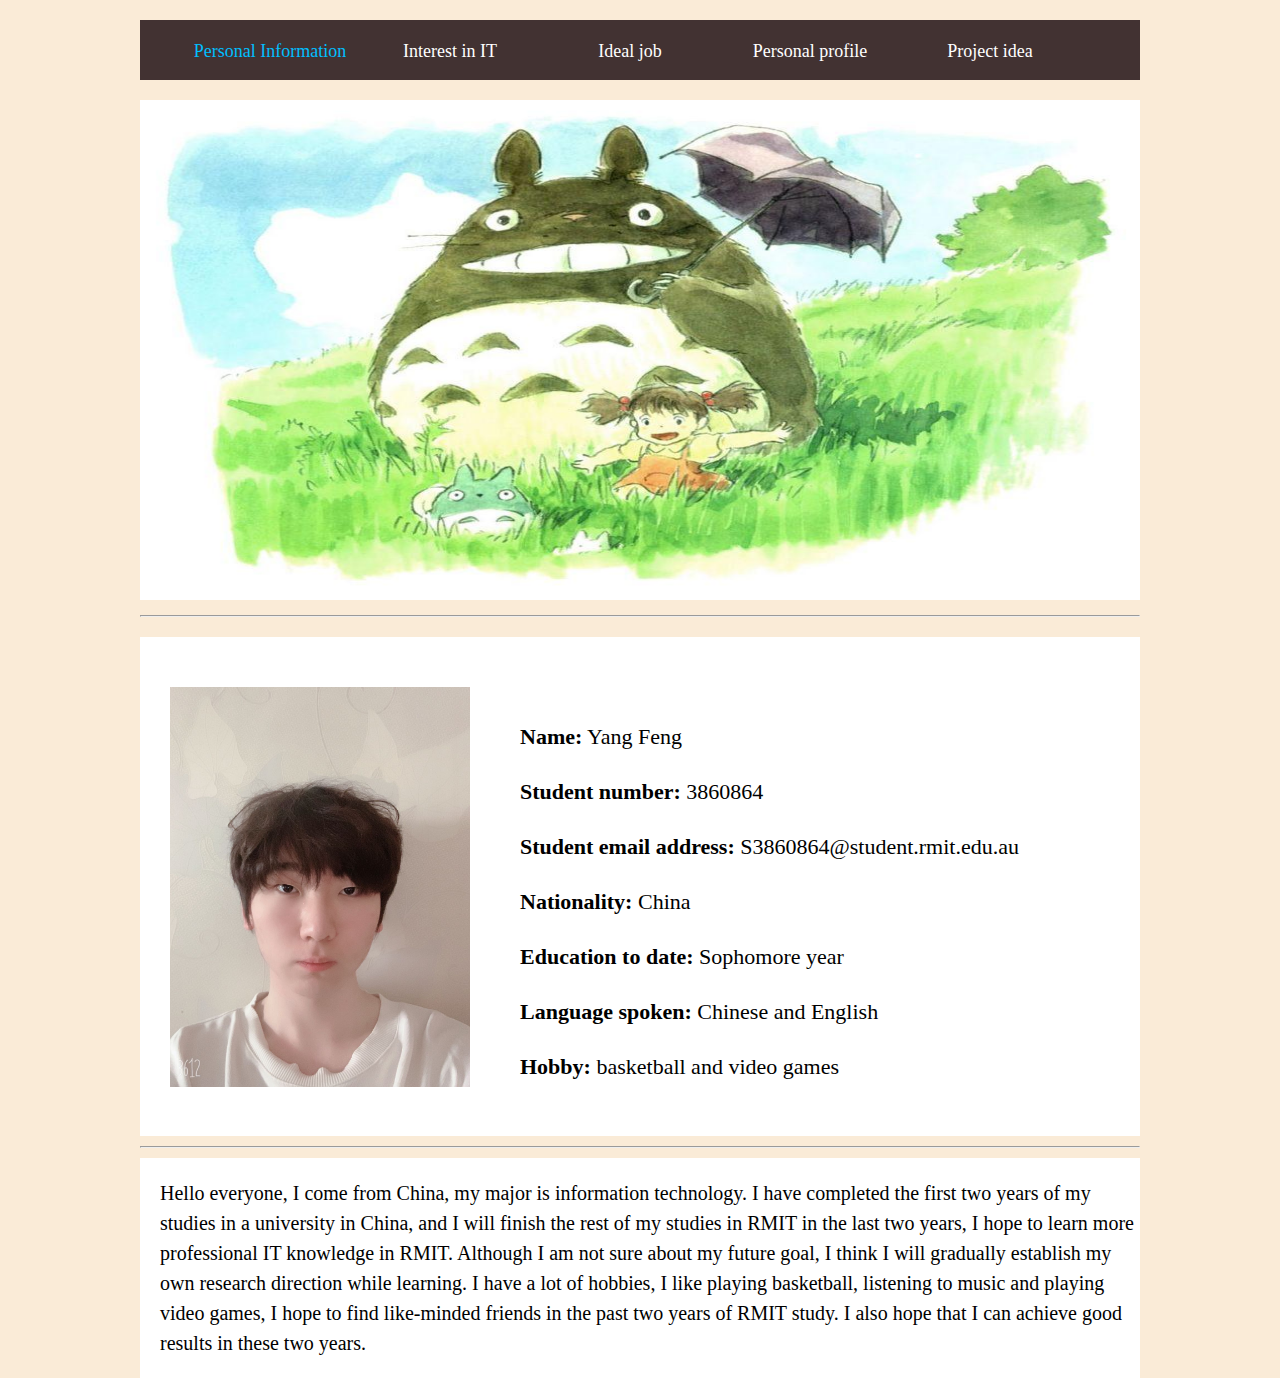
<file: index.html>
<!DOCTYPE html>
<html>
<head>
    <meta charset="utf-8" />
    <title>Personal Information</title>
    <link href="style.css" rel="stylesheet" type="text/css" />
</head>
<body>
    <div class="page">
        <div class="pi">
            <ul>
                <li><a style="color: deepskyblue;">Personal Information</a></li>
                <li><a href="Interest in IT.html">Interest in IT</a></li>
                <li><a href="Ideal job.html">Ideal job</a></li>
                <li><a href="Personal profile.html">Personal profile</a></li>
                <li><a href="Project idea.html">Project idea</a></li>
            </ul>
        </div>
        <div class="picture"><img src="./Picture 2.jpeg" width="1000" height="500"></div>
        <hr>
        <div class="content">
            <div class="pic"><img src="./My Photo.jpg"></div>
            <div class="text">
                <p>
                    <strong>Name:</strong> Yang Feng</br><strong>Student number:</strong> 3860864</br>
                    <strong>Student email address:</strong> S3860864@student.rmit.edu.au</br><strong>Nationality:</strong> China</br>
                    <strong>Education to date:</strong> Sophomore year</br><strong>Language spoken:</strong> Chinese and English</br><strong>Hobby:</strong> basketball and video games
                </p>
            </div>
        </div>
        <hr>
        <div class="content1">
            <p>
                Hello everyone, I come from China, my major is information technology. I have completed the first two years of my studies in a university in China, 
                and I will finish the rest of my studies in RMIT in the last two years, I hope to learn more professional IT knowledge in RMIT.
                Although I am not sure about my future goal, I think I will gradually establish my own research direction while learning. I have a lot of hobbies,
                I like playing basketball, listening to music and playing video games, I hope to find like-minded friends in the past two years of RMIT study. I also hope that I can achieve good results in these two years.
            </p>
        </div>
        
    </div>
</body>
</html>
</file>
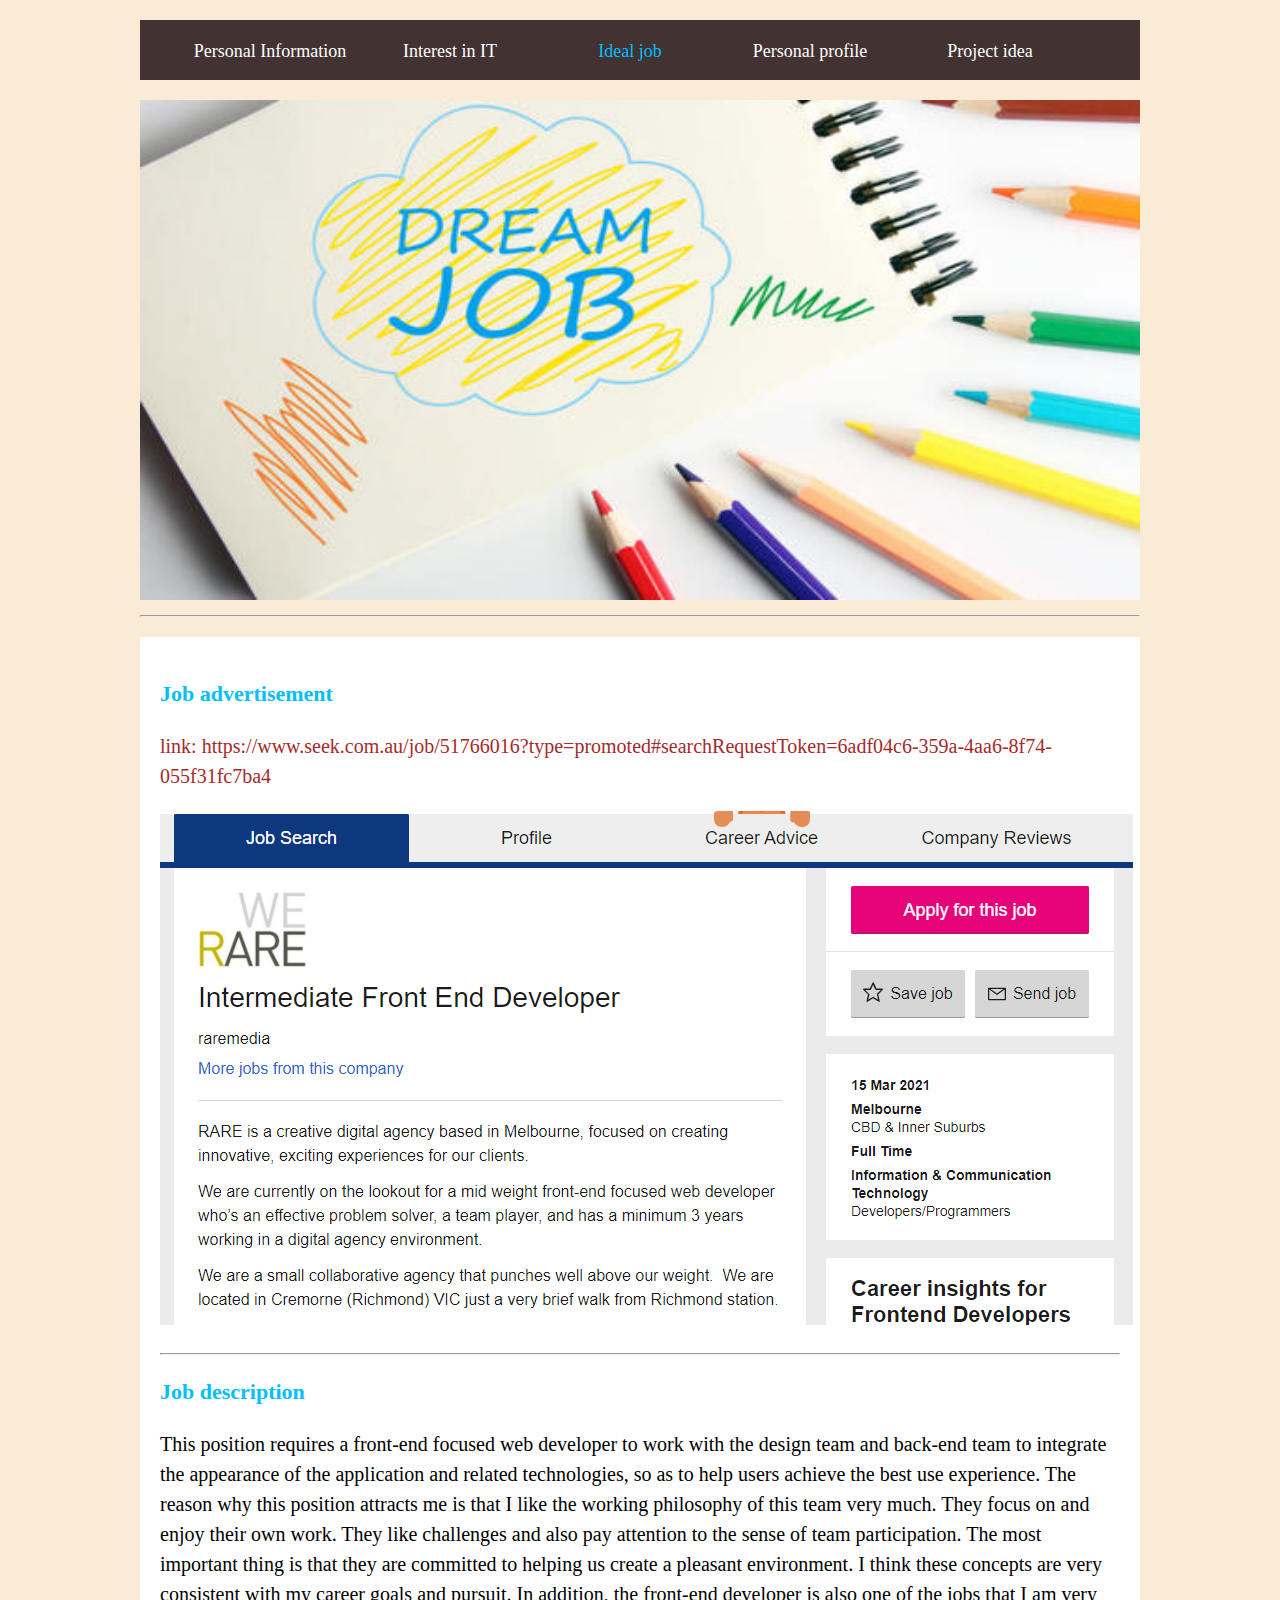
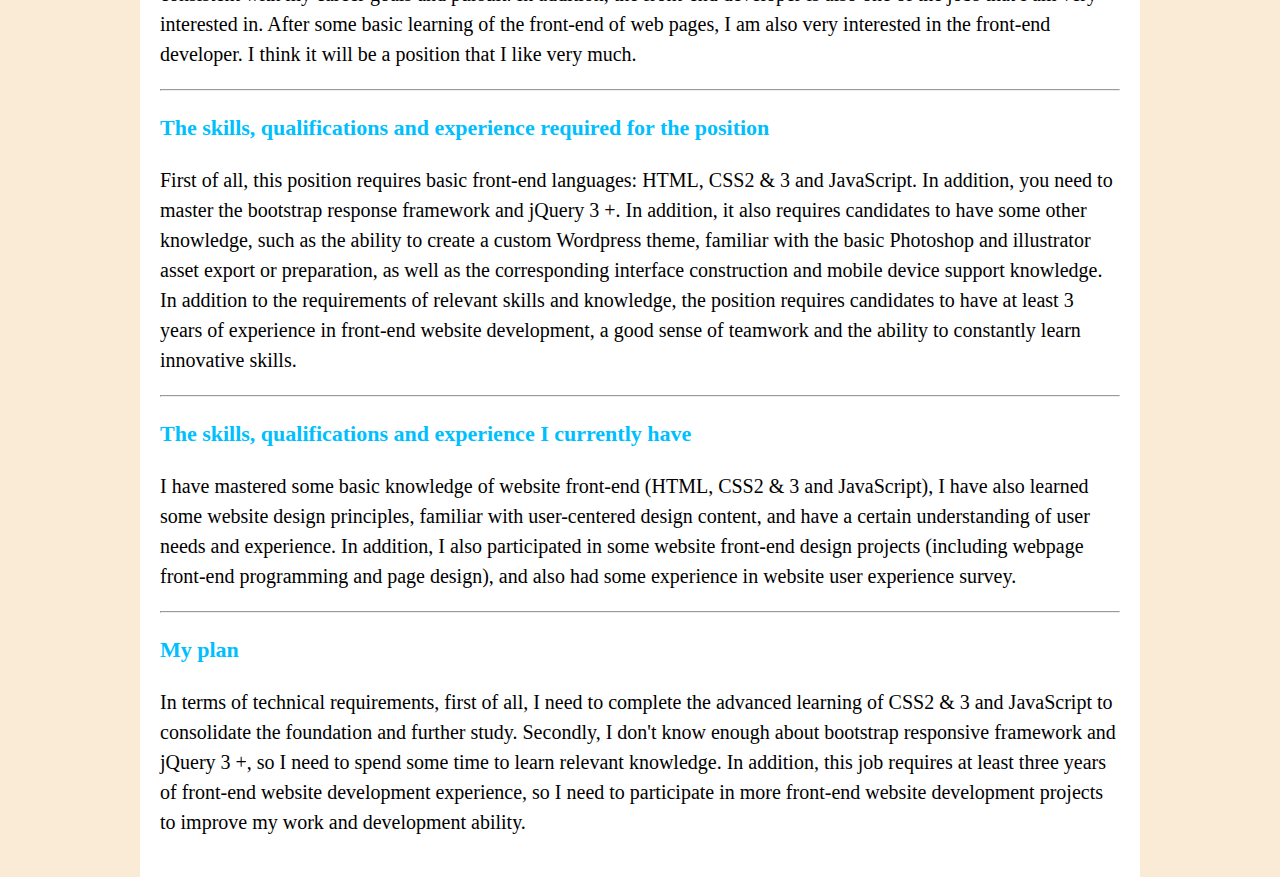
<file: Ideal job.html>
<!DOCTYPE html>
<html>
    <head>
        <meta charset="utf-8" />
        <title>Ideal job</title>
        <link href="style.css" rel="stylesheet" type="text/css" />
    </head>
    <body>
        <div class="page">
            <div class="pi">
                <ul>
                <li><a href="index.html">Personal Information</a></li>
                <li><a href="Interest in IT.html">Interest in IT</a></li>
                <li><a style="color: deepskyblue;">Ideal job</a></li>
                <li><a href="Personal profile.html">Personal profile</a></li>
                <li><a href="Project idea.html">Project idea</a></li>
                </ul>
            </div>
            <div class="picture"><img src="Picture 4.jpg" width="1000" height="500"></div>
            <hr>
            <div class="content">
                <h3>Job advertisement</h3>
                <p style="color: brown;">link: https://www.seek.com.au/job/51766016?type=promoted#searchRequestToken=6adf04c6-359a-4aa6-8f74-055f31fc7ba4<p>
                <img src="Picture 1.png">
                <hr>
                <h3>Job description</h3>
                <p>
                    This position requires a front-end focused web developer to work with the design team and back-end team to integrate 
                    the appearance of the application and related technologies, so as to help users achieve the best use experience.
                    The reason why this position attracts me is that I like the working philosophy of this team very much. They focus on and enjoy their own work. 
                    They like challenges and also pay attention to the sense of team participation. The most important thing is that they are committed to helping 
                    us create a pleasant environment. I think these concepts are very consistent with my career goals and pursuit. In addition, the front-end developer is 
                    also one of the jobs that I am very interested in. After some basic learning of the front-end of web pages, I am also very interested in the front-end developer.
                    I think it will be a position that I like very much.
                </p>
                <hr>
                <h3>The skills, qualifications and experience required for the position</h3>
                <P>
                    First of all, this position requires basic front-end languages: HTML, CSS2 & 3 and JavaScript. In addition, you need to master the bootstrap response framework and 
                    jQuery 3 +. In addition, it also requires candidates to have some other knowledge, such as the ability to create a custom Wordpress theme, familiar with the basic 
                    Photoshop and illustrator asset export or preparation, as well as the corresponding interface construction and mobile device support knowledge. In addition to the 
                    requirements of relevant skills and knowledge, the position requires candidates to have at least 3 years of experience in front-end website development, a good 
                    sense of teamwork and the ability to constantly learn innovative skills.
                </P>
                <hr>
                <h3>The skills, qualifications and experience I currently have</h3>
                <p>
                    I have mastered some basic knowledge of website front-end (HTML, CSS2 & 3 and JavaScript), I have also learned some website design principles, familiar with user-centered 
                    design content, and have a certain understanding of user needs and experience. In addition, I also participated in some website front-end design projects (including webpage 
                    front-end programming and page design), and also had some experience in website user experience survey.
                </p>
                <hr>
                <h3>My plan</h3>
                <p>
                    In terms of technical requirements, first of all, I need to complete the advanced learning of CSS2 & 3 and JavaScript to consolidate the foundation and further study. 
                    Secondly, I don't know enough about bootstrap responsive framework and jQuery 3 +, so I need to spend some time to learn relevant knowledge. In addition, this job requires 
                    at least three years of front-end website development experience, so I need to participate in more front-end website development projects to improve my work and development ability.
                </p>
            </div>
            
        </div>
        
    </body>
</html>
</file>
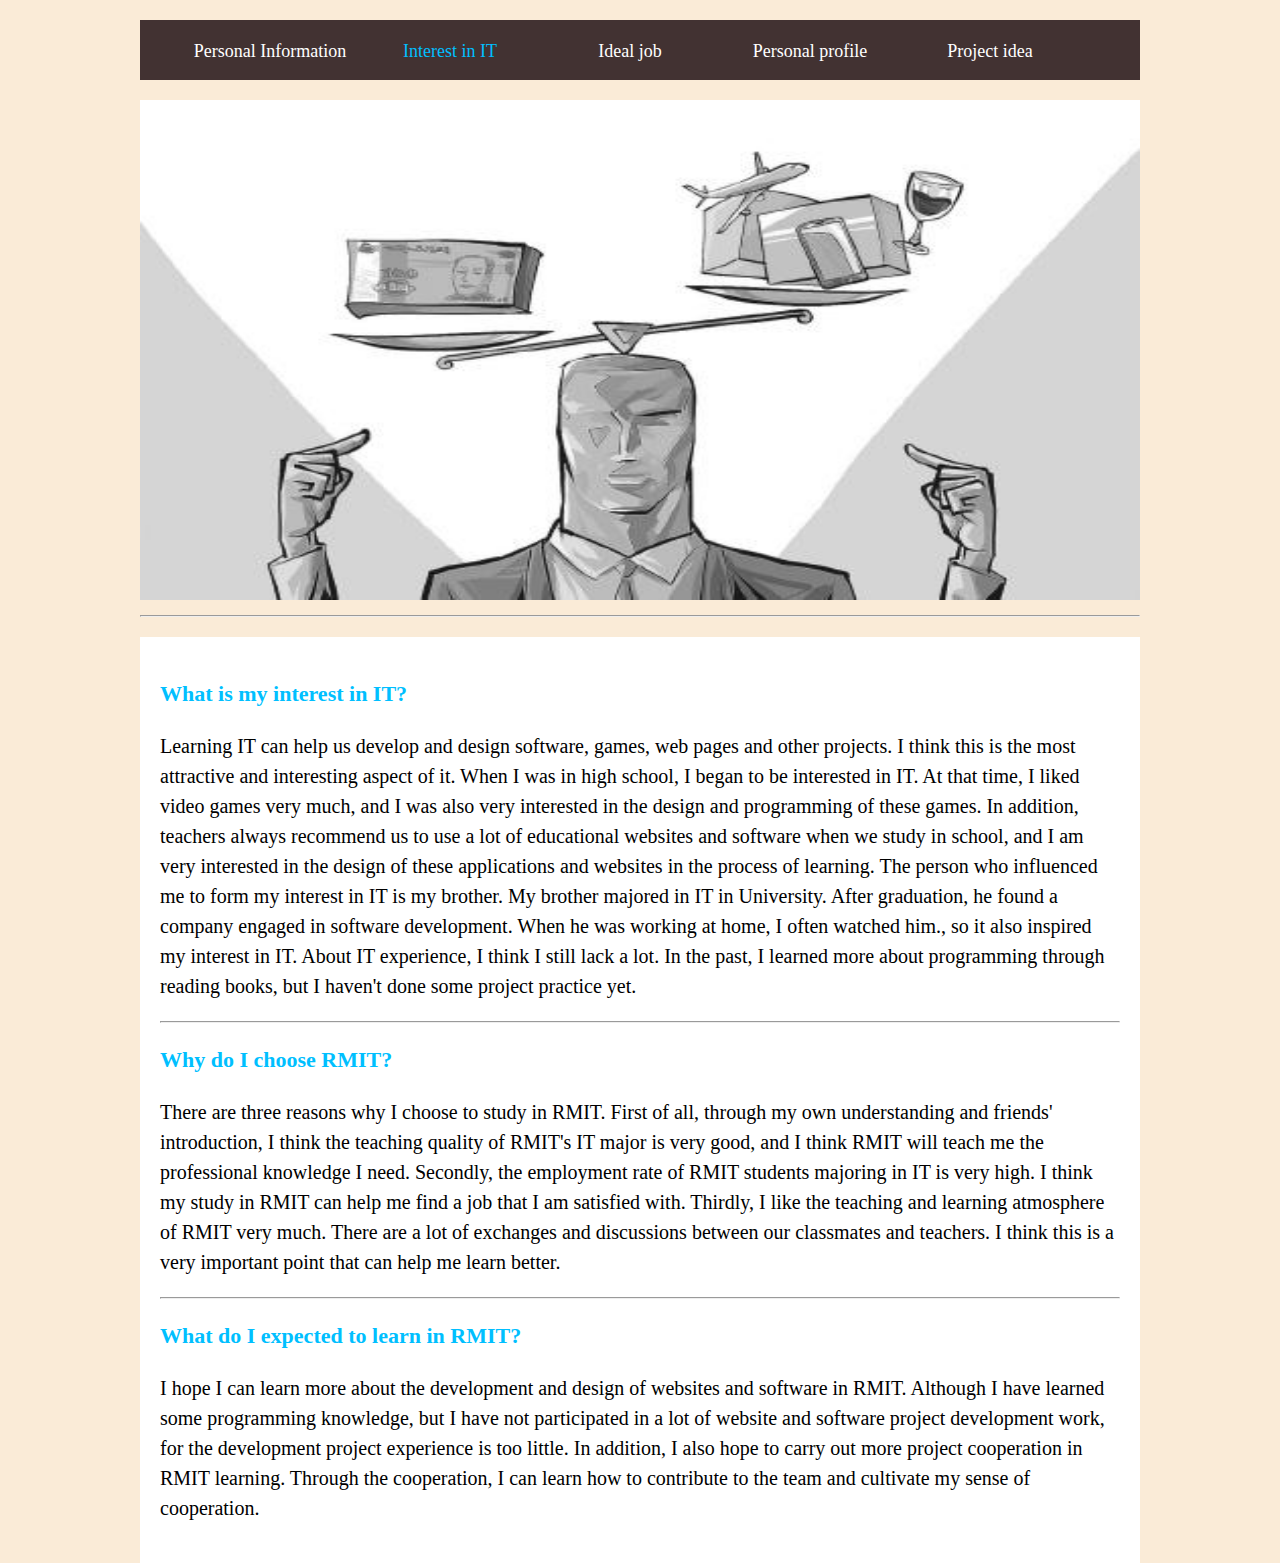
<file: Interest in IT.html>
<!DOCTYPE html>
<html>
    <head>
        <meta charset="utf-8" />
        <title>Interest in IT</title>
        <link href="style.css" rel="stylesheet" type="text/css" />
    </head>
    <body>
        <div class="page">
            <div class="pi">
                <ul>
                <li><a href="index.html">Personal Information</a></li>
                <li><a style="color: deepskyblue;">Interest in IT</a></li>
                <li><a href="Ideal job.html">Ideal job</a></li>
                <li><a href="Personal profile.html">Personal profile</a></li>
                <li><a href="Project idea.html">Project idea</a></li>
                </ul>
            </div>
            <div class="picture"><img src="./Picture 3.jpeg" width="1000" height="500"></div>
            <hr>
            <div class="content">
                <h3>What is my interest in IT?</h3>
                <p>
                    Learning IT can help us develop and design software, games, web pages and other projects. I think this is the most attractive and interesting aspect of it. 
                    When I was in high school, I began to be interested in IT. At that time, I liked video games very much, and I was also very interested in the design and programming of these games. In addition, teachers always recommend us to use a lot of educational websites and software when we study in school, and I am very interested in the design of these applications and websites in the process of learning. 
                    The person who influenced me to form my interest in IT is my brother. My brother majored in IT in University. After graduation, he found a company engaged in software development. When he was working at home, I often watched him., so it also inspired my interest in IT. 
                    About IT experience, I think I still lack a lot. In the past, I learned more about programming through reading books, but I haven't done some project practice yet.
                </p>
                <hr>
                <h3>Why do I choose RMIT?</h3>
                <p>
                    There are three reasons why I choose to study in RMIT. First of all, through my own understanding and friends' introduction, I think the teaching quality of RMIT's IT major is very good, and I think RMIT will teach me the professional knowledge I need. 
                    Secondly, the employment rate of RMIT students majoring in IT is very high. I think my study in RMIT can help me find a job that I am satisfied with. Thirdly, I like the teaching and learning atmosphere of RMIT very much. There are a lot of exchanges and discussions between our classmates and teachers. 
                    I think this is a very important point that can help me learn better.
                </p>
                <hr>
                <h3>What do I expected to learn in RMIT?</h3>
                <p>
                    I hope I can learn more about the development and design of websites and software in RMIT. Although I have learned some programming knowledge, but I have not participated in a lot of website and software project development work, for the development project experience is too little. In addition, I also hope to carry out more project cooperation in RMIT learning. Through the cooperation, I can learn how to contribute to the team and cultivate my sense of cooperation.
                </p>
            </div>
            
        </div>
        
        
    </body>
</html>
</file>
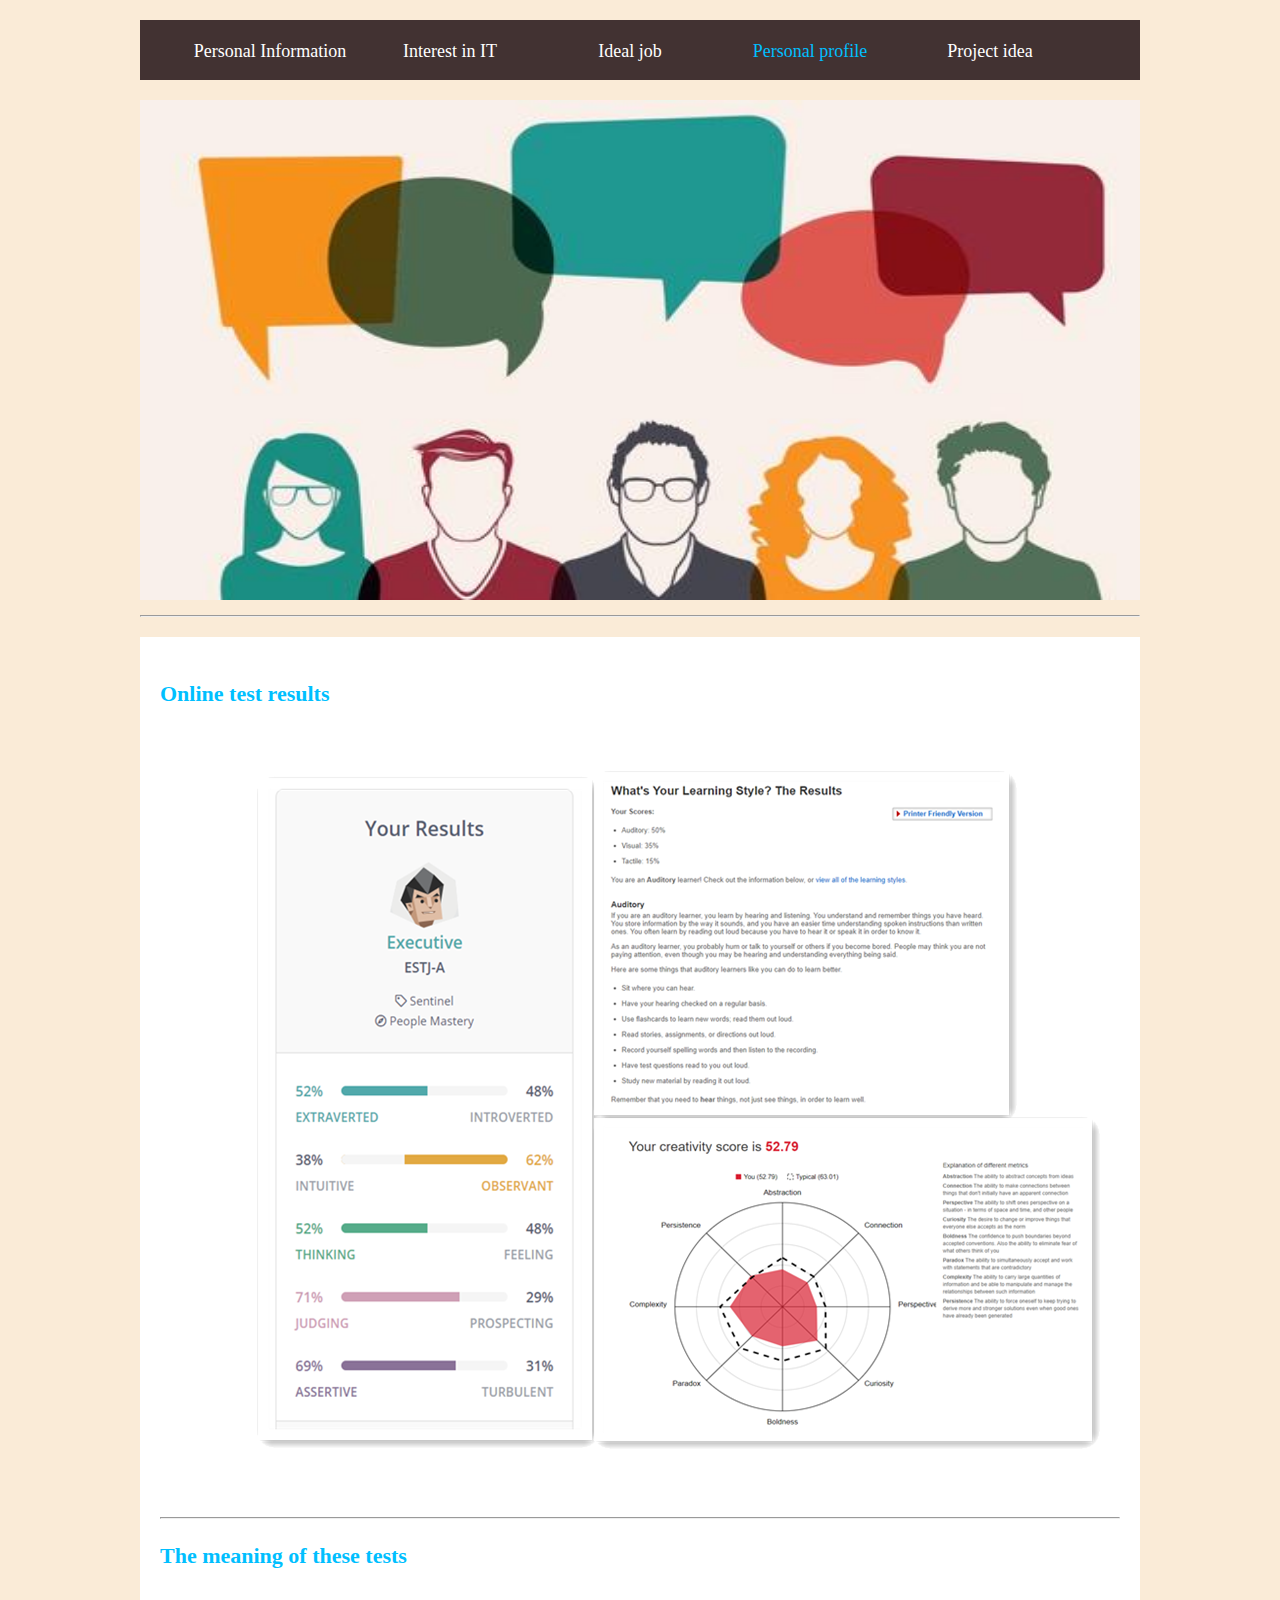
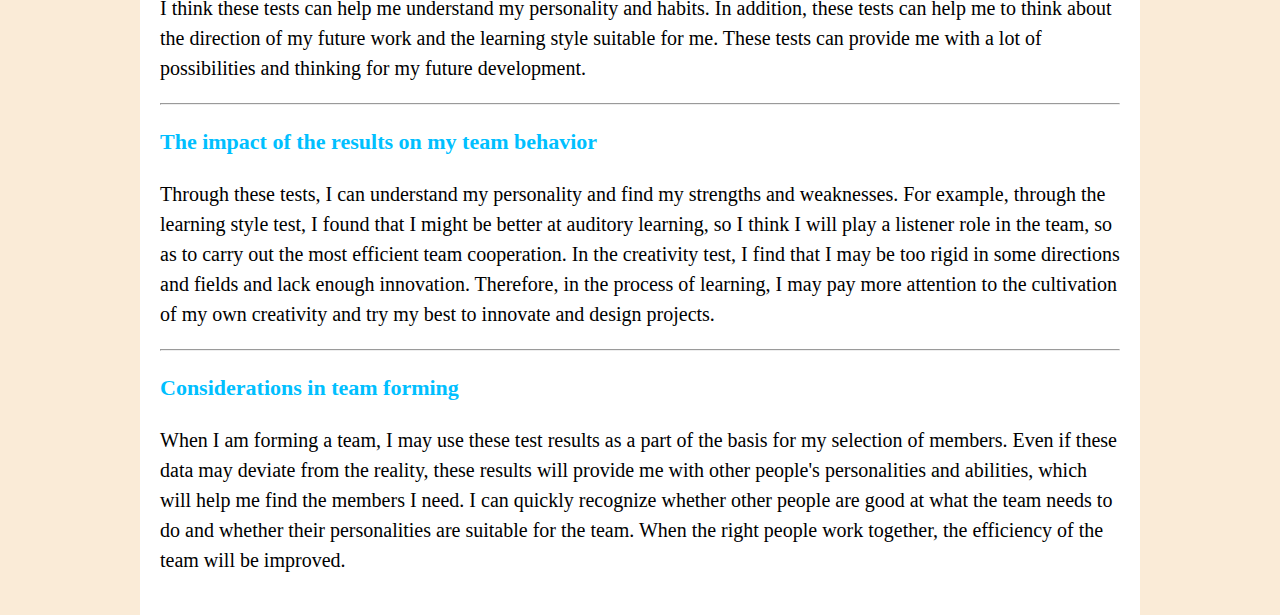
<file: Personal profile.html>
<!DOCTYPE html>
<html>
    <head>
        <meta charset="utf-8" />
        <title>Personal profile</title>
        <link href="style.css" rel="stylesheet" type="text/css" />
    </head>
    <body>
        <div class="page">
            <div class="pi">
                <ul>
                    <li><a href="index.html">Personal Information</a></li>
                    <li><a href="Interest in IT.html">Interest in IT</a></li>
                    <li><a href="Ideal job.html">Ideal job</a></li>
                    <li><a style="color: deepskyblue;">Personal profile</a></li>
                    <li><a href="Project idea.html">Project idea</a></li>
                </ul>
            </div>
            <div class="picture"><img src="./Picture 5.jpg" width="1000" height="500"></div>
            <hr>
            <div class="content">
                <h3>Online test results</h3>
                <img src="./Picture 10.png">
                <hr>
                <h3>The meaning of these tests</h3>
                <p> 
                    I think these tests can help me understand my personality and habits. 
                    In addition, these tests can help me to think about the direction of my future work and the learning style suitable for me. 
                    These tests can provide me with a lot of possibilities and thinking for my future development.
                </p> 
                <hr>
                <h3>The impact of the results on my team behavior</h3>
                <p> 
                    Through these tests, I can understand my personality and find my strengths and weaknesses. 
                    For example, through the learning style test, I found that I might be better at auditory learning, 
                    so I think I will play a listener role in the team, so as to carry out the most efficient team cooperation.
                    In the creativity test, I find that I may be too rigid in some directions and fields and lack enough innovation. 
                    Therefore, in the process of learning, I may pay more attention to the cultivation of my own creativity and try my best to innovate and design projects.
                </p> 
                <hr>
                <h3>Considerations in team forming</h3>
                <p> 
                    When I am forming a team, I may use these test results as a part of the basis for my selection of members. 
                    Even if these data may deviate from the reality, these results will provide me with other people's personalities and abilities, 
                    which will help me find the members I need. I can quickly recognize whether other people are good at what the team needs to do and whether their personalities are suitable for the team. 
                    When the right people work together, the efficiency of the team will be improved. 
                </p>
            </div>
            
        </div>
        
        
    </body>
</html>
</file>
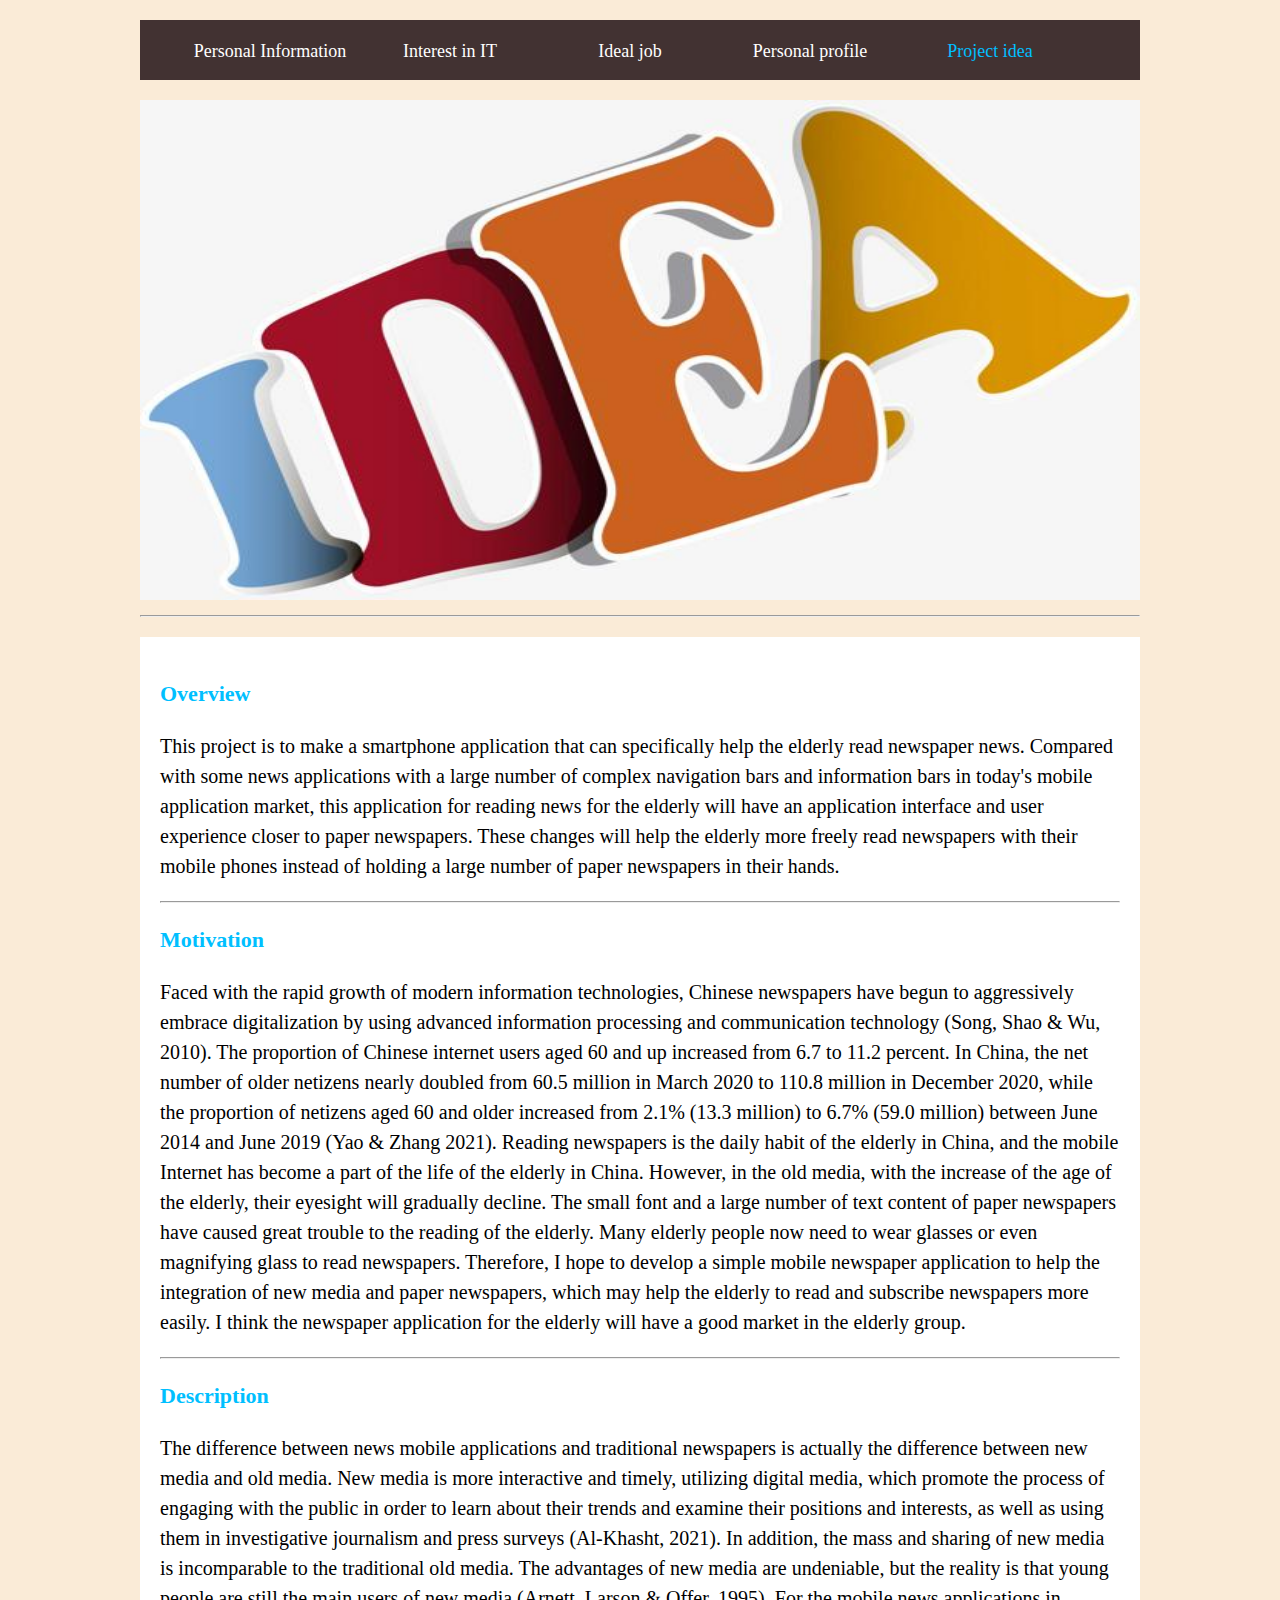
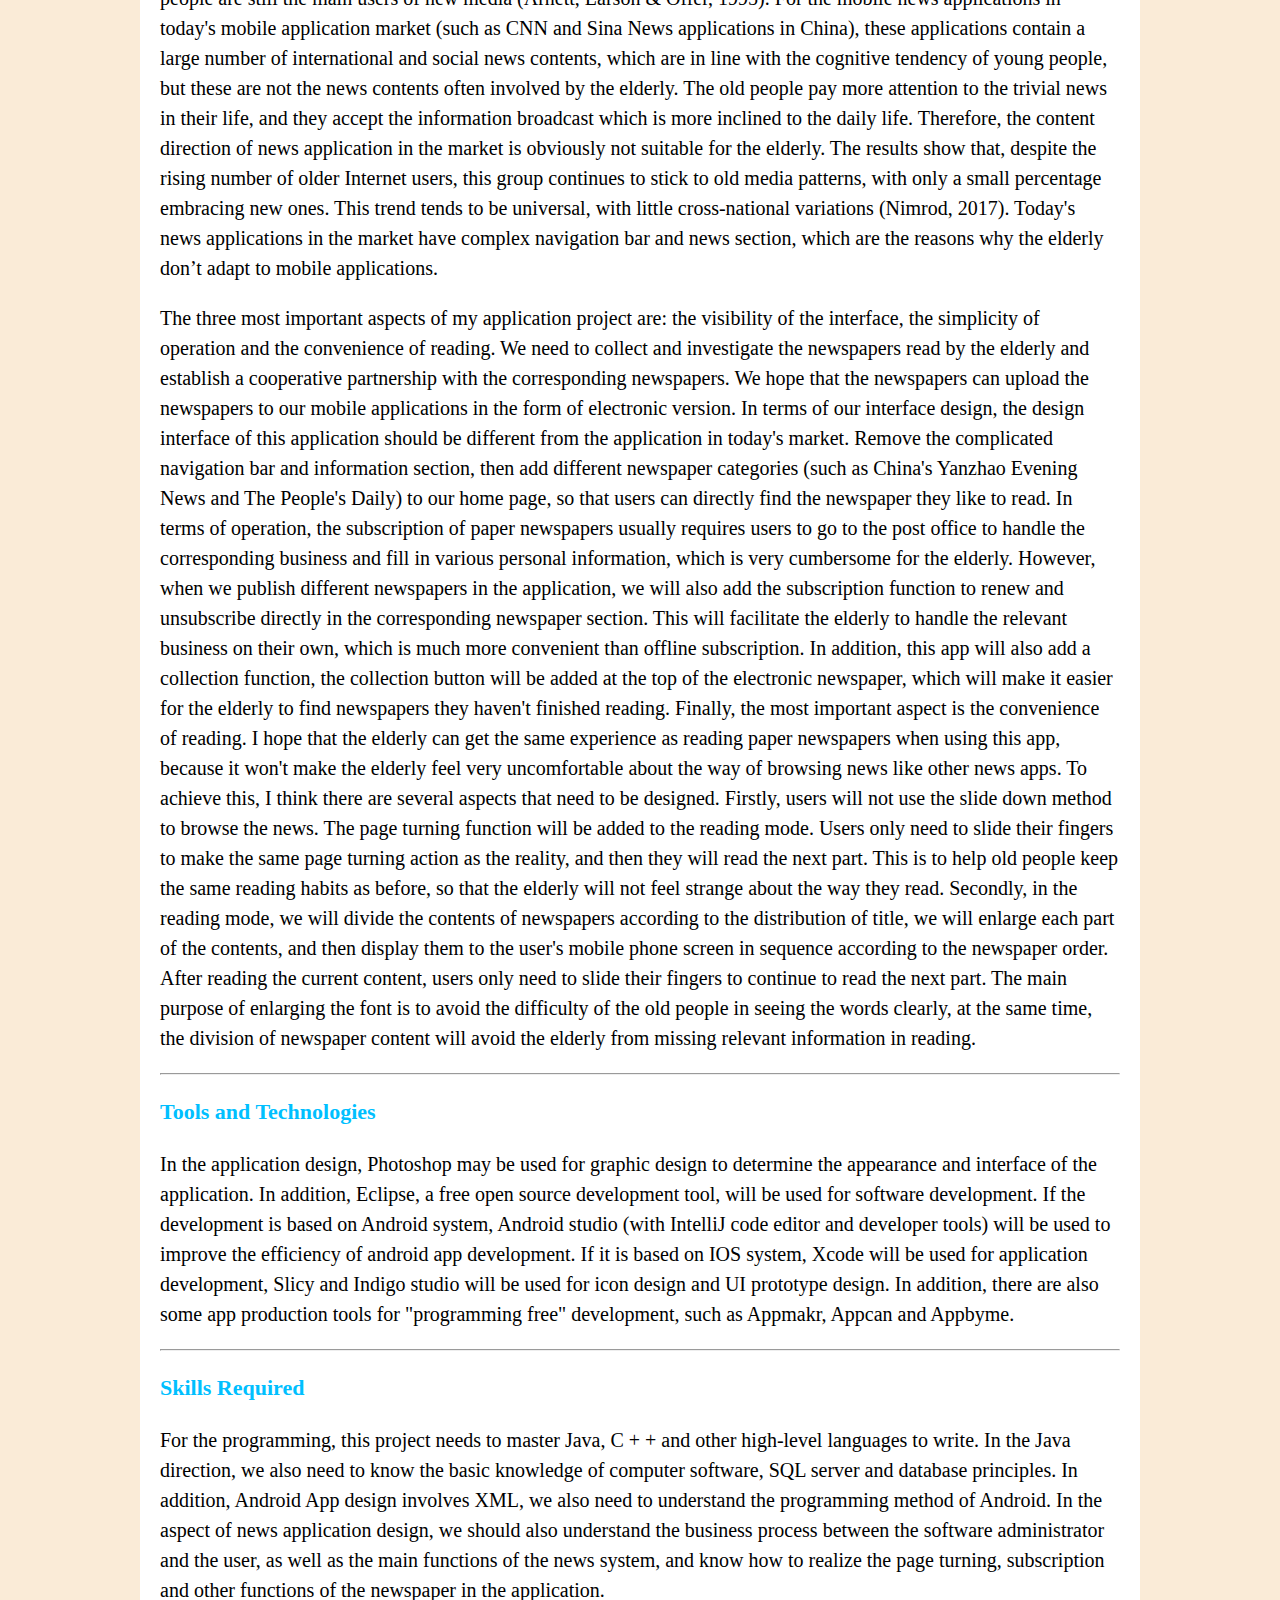
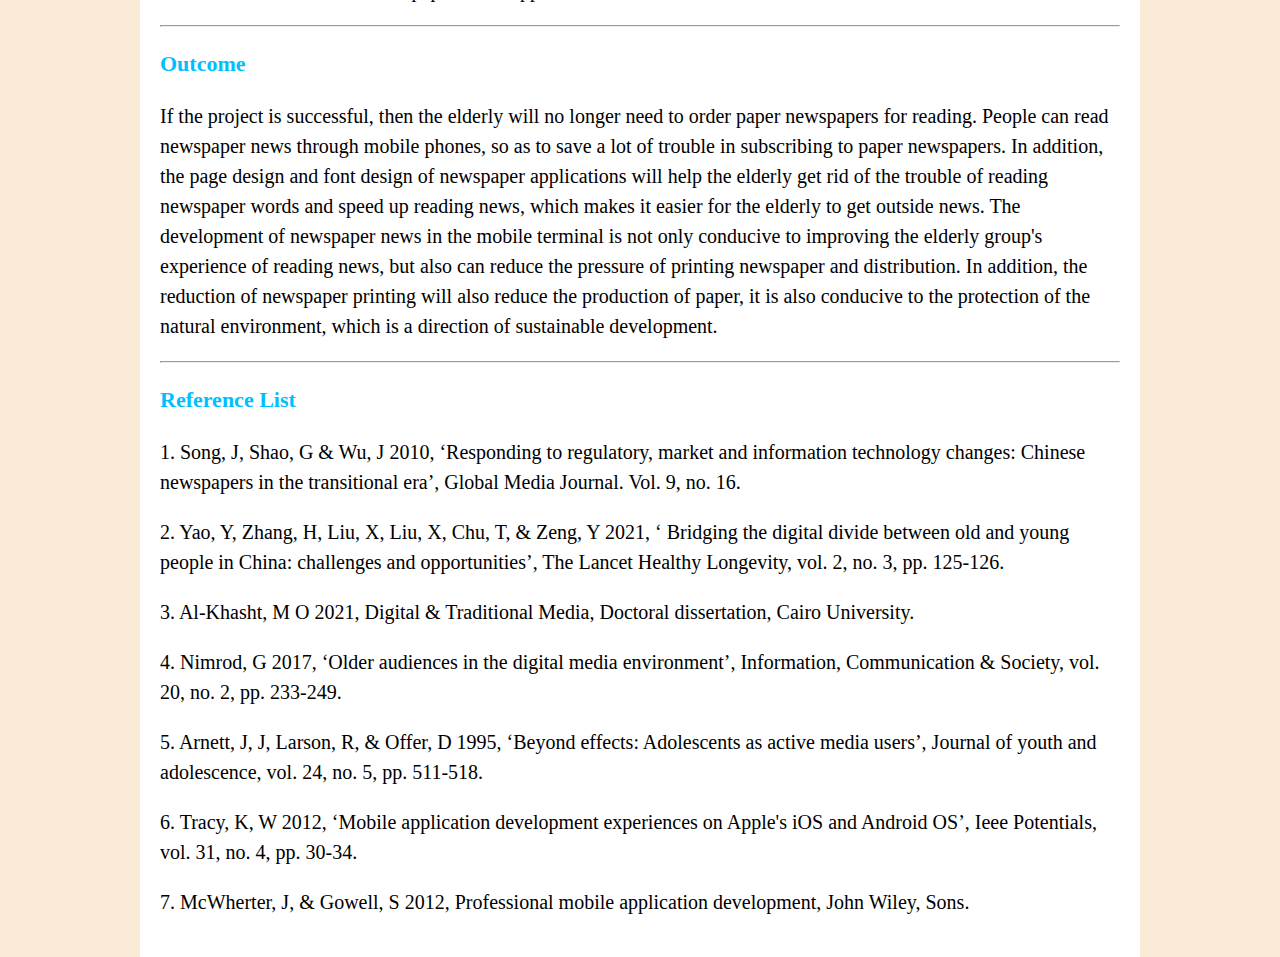
<file: Project idea.html>
<!DOCTYPE html>
<html>
    <head>
        <meta charset="utf-8" />
        <title>Personal profile</title>
        <link href="style.css" rel="stylesheet" type="text/css" />
    </head>
    <body>
        <div class="page">
            <div class="pi">
                <ul>
                <li><a href="index.html">Personal Information</a></li>
                <li><a href="Interest in IT.html">Interest in IT</a></li>
                <li><a href="Ideal job.html">Ideal job</a></li>
                <li><a href="Personal profile.html">Personal profile</a></li>
                <li><a style="color: deepskyblue;">Project idea</a></li>
                </ul>
            </div>
            <div class="picture"><img src="./Picture 6.jpeg" width="1000" height="500"></div>
            <hr>
            <div class="content">
                <h3>Overview</h3>
                <p>
                    This project is to make a smartphone application that can specifically help the elderly read newspaper news. 
                    Compared with some news applications with a large number of complex navigation bars and information bars in today's mobile application market, 
                    this application for reading news for the elderly will have an application interface and user experience closer to paper newspapers. These changes
                    will help the elderly more freely read newspapers with their mobile phones instead of holding a large number of paper newspapers in their hands.
                </p>
                <hr>
                <h3>Motivation</h3>
                <p>
                    Faced with the rapid growth of modern information technologies, Chinese newspapers have begun to aggressively embrace digitalization by using advanced information 
                    processing and communication technology (Song, Shao & Wu, 2010). The proportion of Chinese internet users aged 60 and up increased from 6.7 to 11.2 percent. In China, 
                    the net number of older netizens nearly doubled from 60.5 million in March 2020 to 110.8 million in December 2020, while the proportion of netizens aged 60 and older 
                    increased from 2.1% (13.3 million) to 6.7% (59.0 million) between June 2014 and June 2019 (Yao & Zhang 2021). Reading newspapers is the daily habit of the elderly in China, 
                    and the mobile Internet has become a part of the life of the elderly in China. However, in the old media, with the increase of the age of the elderly, their eyesight will gradually 
                    decline. The small font and a large number of text content of paper newspapers have caused great trouble to the reading of the elderly. Many elderly people now need to wear glasses 
                    or even magnifying glass to read newspapers. Therefore, I hope to develop a simple mobile newspaper application to help the integration of new media and paper newspapers, which may 
                    help the elderly to read and subscribe newspapers more easily. I think the newspaper application for the elderly will have a good market in the elderly group.
                </p>
                <hr>
                <h3>Description</h3>
                <p>
                    The difference between news mobile applications and traditional newspapers is actually the difference between new media and old media. New media is more interactive and timely, utilizing digital media, 
                    which promote the process of engaging with the public in order to learn about their trends and examine their positions and interests, as well as using them in investigative journalism and press surveys 
                    (Al-Khasht, 2021). In addition, the mass and sharing of new media is incomparable to the traditional old media. The advantages of new media are undeniable, but the reality is that young people are still 
                    the main users of new media (Arnett, Larson & Offer, 1995). For the mobile news applications in today's mobile application market (such as CNN and Sina News applications in China), these applications contain 
                    a large number of international and social news contents, which are in line with the cognitive tendency of young people, but these are not the news contents often involved by the elderly. The old people pay more 
                    attention to the trivial news in their life, and they accept the information broadcast which is more inclined to the daily life. Therefore, the content direction of news application in the market is obviously not 
                    suitable for the elderly. The results show that, despite the rising number of older Internet users, this group continues to stick to old media patterns, with only a small percentage embracing new ones. This trend tends to 
                    be universal, with little cross-national variations (Nimrod, 2017). Today's news applications in the market have complex navigation bar and news section, which are the reasons why the elderly don’t adapt to mobile applications. 
                </p>
                <p>
                    The three most important aspects of my application project are: the visibility of the interface, the simplicity of operation and the convenience of reading. We need to collect and investigate the newspapers read by the elderly and 
                    establish a cooperative partnership with the corresponding newspapers. We hope that the newspapers can upload the newspapers to our mobile applications in the form of electronic version. In terms of our interface design, the design 
                    interface of this application should be different from the application in today's market. Remove the complicated navigation bar and information section, then add different newspaper categories (such as China's Yanzhao Evening News and 
                    The People's Daily) to our home page, so that users can directly find the newspaper they like to read. In terms of operation, the subscription of paper newspapers usually requires users to go to the post office to handle the corresponding 
                    business and fill in various personal information, which is very cumbersome for the elderly. However, when we publish different newspapers in the application, we will also add the subscription function to renew and unsubscribe directly in the 
                    corresponding newspaper section. This will facilitate the elderly to handle the relevant business on their own, which is much more convenient than offline subscription. In addition, this app will also add a collection function, the collection 
                    button will be added at the top of the electronic newspaper, which will make it easier for the elderly to find newspapers they haven't finished reading. Finally, the most important aspect is the convenience of reading. I hope that the elderly 
                    can get the same experience as reading paper newspapers when using this app, because it won't make the elderly feel very uncomfortable about the way of browsing news like other news apps. To achieve this, I think there are several aspects that need 
                    to be designed. Firstly, users will not use the slide down method to browse the news. The page turning function will be added to the reading mode. Users only need to slide their fingers to make the same page turning action as the reality, and then 
                    they will read the next part. This is to help old people keep the same reading habits as before, so that the elderly will not feel strange about the way they read. Secondly, in the reading mode, we will divide the contents of newspapers according to 
                    the distribution of title, we will enlarge each part of the contents, and then display them to the user's mobile phone screen in sequence according to the newspaper order. After reading the current content, users only need to slide their fingers to continue 
                    to read the next part. The main purpose of enlarging the font is to avoid the difficulty of the old people in seeing the words clearly, at the same time, the division of newspaper content will avoid the elderly from missing relevant information in reading.
                </p>
                <hr>
                <h3>Tools and Technologies</h3>
                <p>
                    In the application design, Photoshop may be used for graphic design to determine the appearance and interface of the application. In addition, Eclipse, a free open source development tool, will be used for software development. If the development is based on Android system, 
                    Android studio (with IntelliJ code editor and developer tools) will be used to improve the efficiency of android app development. If it is based on IOS system, Xcode will be used for application development, Slicy and Indigo studio will be used for icon design and UI prototype design. 
                    In addition, there are also some app production tools for "programming free" development, such as Appmakr, Appcan and Appbyme.
                </p>
                <hr>
                <h3>Skills Required</h3>
                <p>
                    For the programming, this project needs to master Java, C + + and other high-level languages to write. In the Java direction, we also need to know the basic knowledge of computer software, SQL server and database principles. In addition, Android App design involves XML, we also need to 
                    understand the programming method of Android. In the aspect of news application design, we should also understand the business process between the software administrator and the user, as well as the main functions of the news system, and know how to realize the page turning, subscription and other functions of the newspaper in the application.
                </p>
                <hr>
                <h3>Outcome</h3>
                <p>
                    If the project is successful, then the elderly will no longer need to order paper newspapers for reading. People can read newspaper news through mobile phones, so as to save a lot of trouble in subscribing to paper newspapers. In addition, the page design and font design of newspaper applications will help the elderly get rid of the trouble of 
                    reading newspaper words and speed up reading news, which makes it easier for the elderly to get outside news. The development of newspaper news in the mobile terminal is not only conducive to improving the elderly group's experience of reading news, but also can reduce the pressure of printing newspaper and distribution. In addition, the reduction of 
                    newspaper printing will also reduce the production of paper, it is also conducive to the protection of the natural environment, which is a direction of sustainable development.
                </p>
                <hr>
                <h3>Reference List</h3>
                <p>
                    1.	Song, J, Shao, G & Wu, J 2010, ‘Responding to regulatory, market and information technology changes: Chinese newspapers in the transitional era’, Global Media Journal. Vol. 9, no. 16.
                </p>
                <p>
                    2.	Yao, Y, Zhang, H, Liu, X, Liu, X, Chu, T, & Zeng, Y 2021, ‘ Bridging the digital divide between old and young people in China: challenges and opportunities’, The Lancet Healthy Longevity, vol. 2, no. 3, pp. 125-126.
                </p>
                <p>
                    3.	Al-Khasht, M O 2021, Digital & Traditional Media, Doctoral dissertation, Cairo University.  
                </p>
                <p>
                    4.	Nimrod, G 2017, ‘Older audiences in the digital media environment’, Information, Communication & Society, vol. 20, no. 2, pp. 233-249.
                </p>
                <p>
                    5.	Arnett, J, J, Larson, R, & Offer, D 1995, ‘Beyond effects: Adolescents as active media users’, Journal of youth and adolescence, vol. 24, no. 5, pp. 511-518. 
                </p>
                <p>
                    6.	Tracy, K, W 2012, ‘Mobile application development experiences on Apple's iOS and Android OS’, Ieee Potentials, vol. 31, no. 4, pp. 30-34. 
                </p>
                <p>
                    7.	McWherter, J, & Gowell, S 2012, Professional mobile application development, John Wiley, Sons. 
                </p>
            </div>
            
        </div>
        
    </body>
</html>
</file>
<file: style.css>
@charset "utf-8";
body {
    font-size:20px;
    color: #000;
    font-family: 'Times New Roman', Times, serif;
    margin: 0;
    padding: 0;
    background-color: antiquewhite; 
    background-size:cover;
}
.page{
    width:1000px; 
    margin:0 auto;
}
.picture{
    margin-top:20px;
}
.pi{
    background-color: rgb(66, 50, 50);
    height: 60px; 
}
.pi li {
    float: left; 
    width:180px; 
    line-height: 60px; 
    list-style: none;  
    text-align: center;
}
.pi li a { 
    color: #fff; 
    text-decoration: none; 
    font-size: 18px; 
}
.pi li a:hover {
    font-weight: bold; 
    color: #fff;
}

.content{
    padding: 20px;
    margin-top:20px;
    line-height:30px;
    color: #000;
    background: #fff;
    overflow: hidden;
    font-size: 20px;
}
.pic img{
    width: 300px;
    height: 400px;
    float: left;
    padding: 10px;
    margin-top:20px;
}
.text{
    float: left;
    line-height: 55px;
    font-size: 22px;
    margin-top: 30px;
    margin-left: 40px;
}
.content h3{
    color: deepskyblue;
    font-size: 22px;
}
.content1{
    padding-left: 20px;
    line-height:30px;
    color: #000;
    background: #fff;
    overflow: hidden;
    font-size: 20px;
}
</file>
